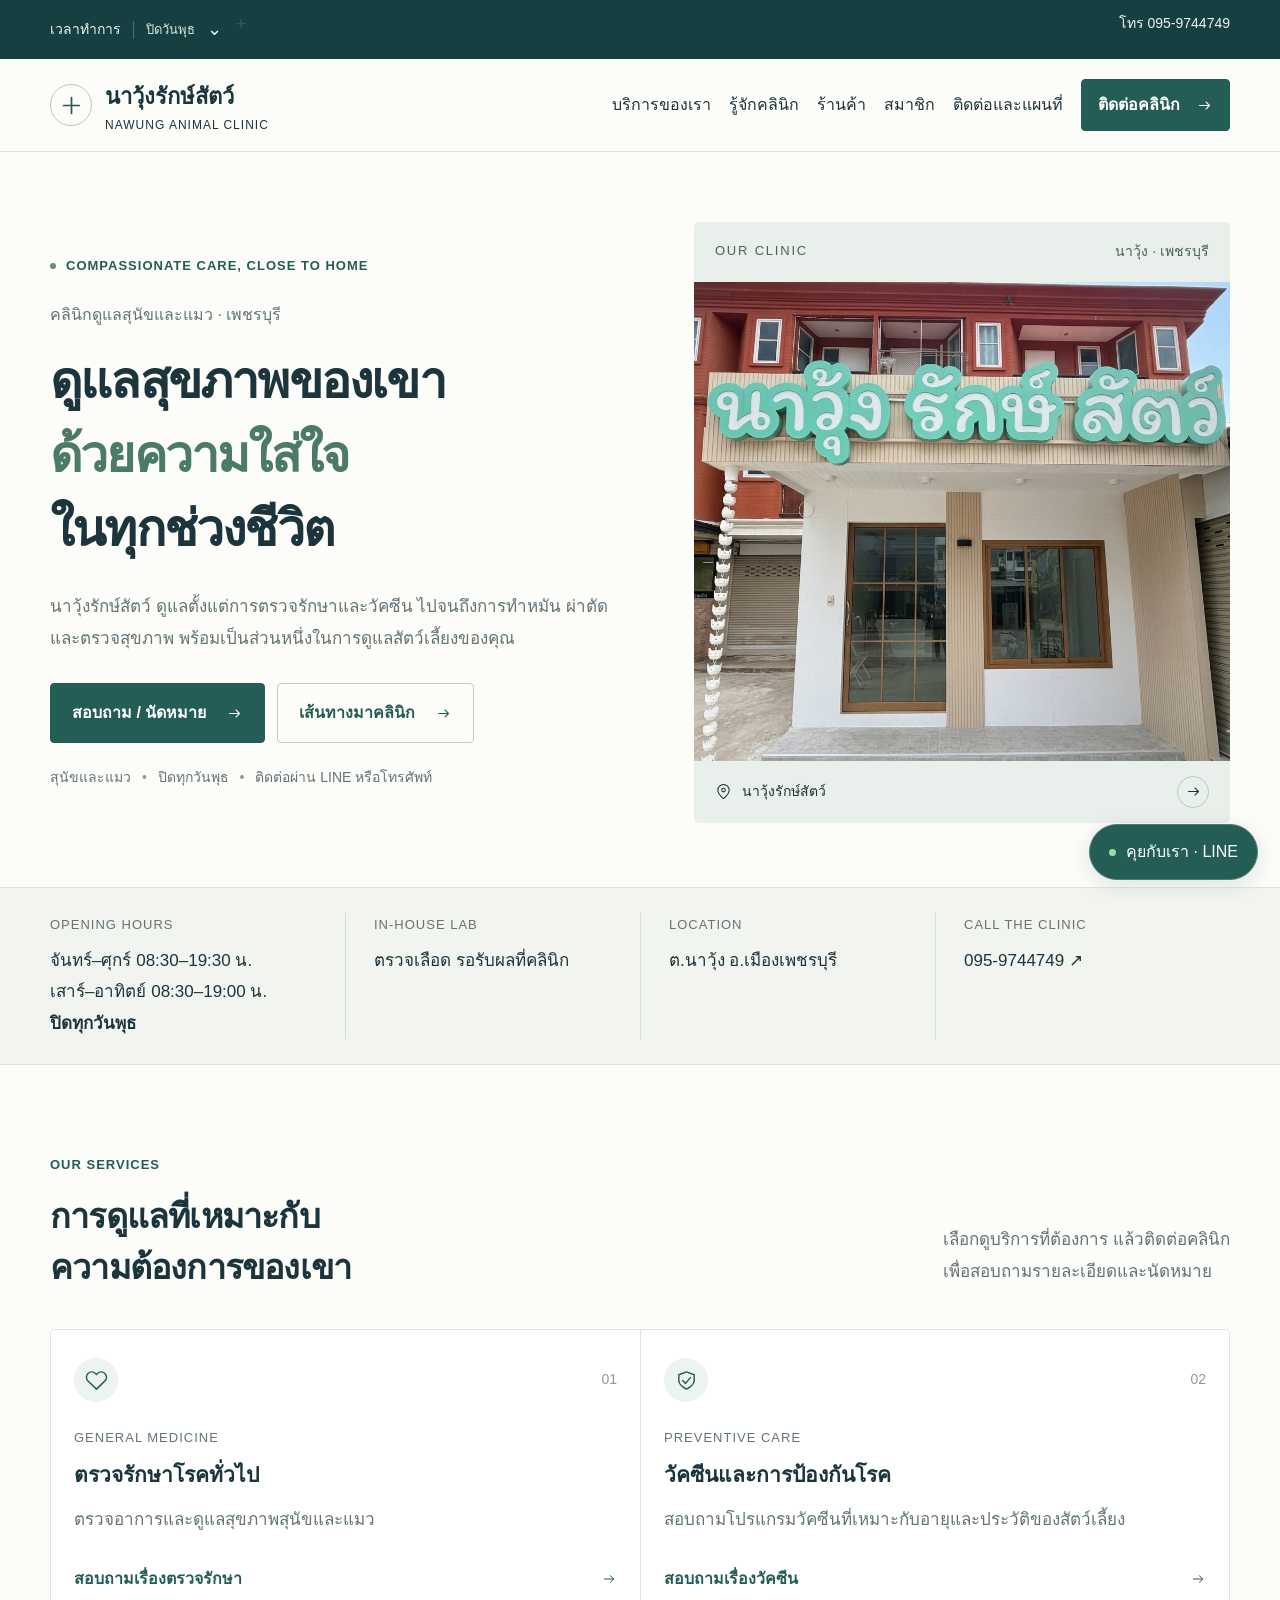
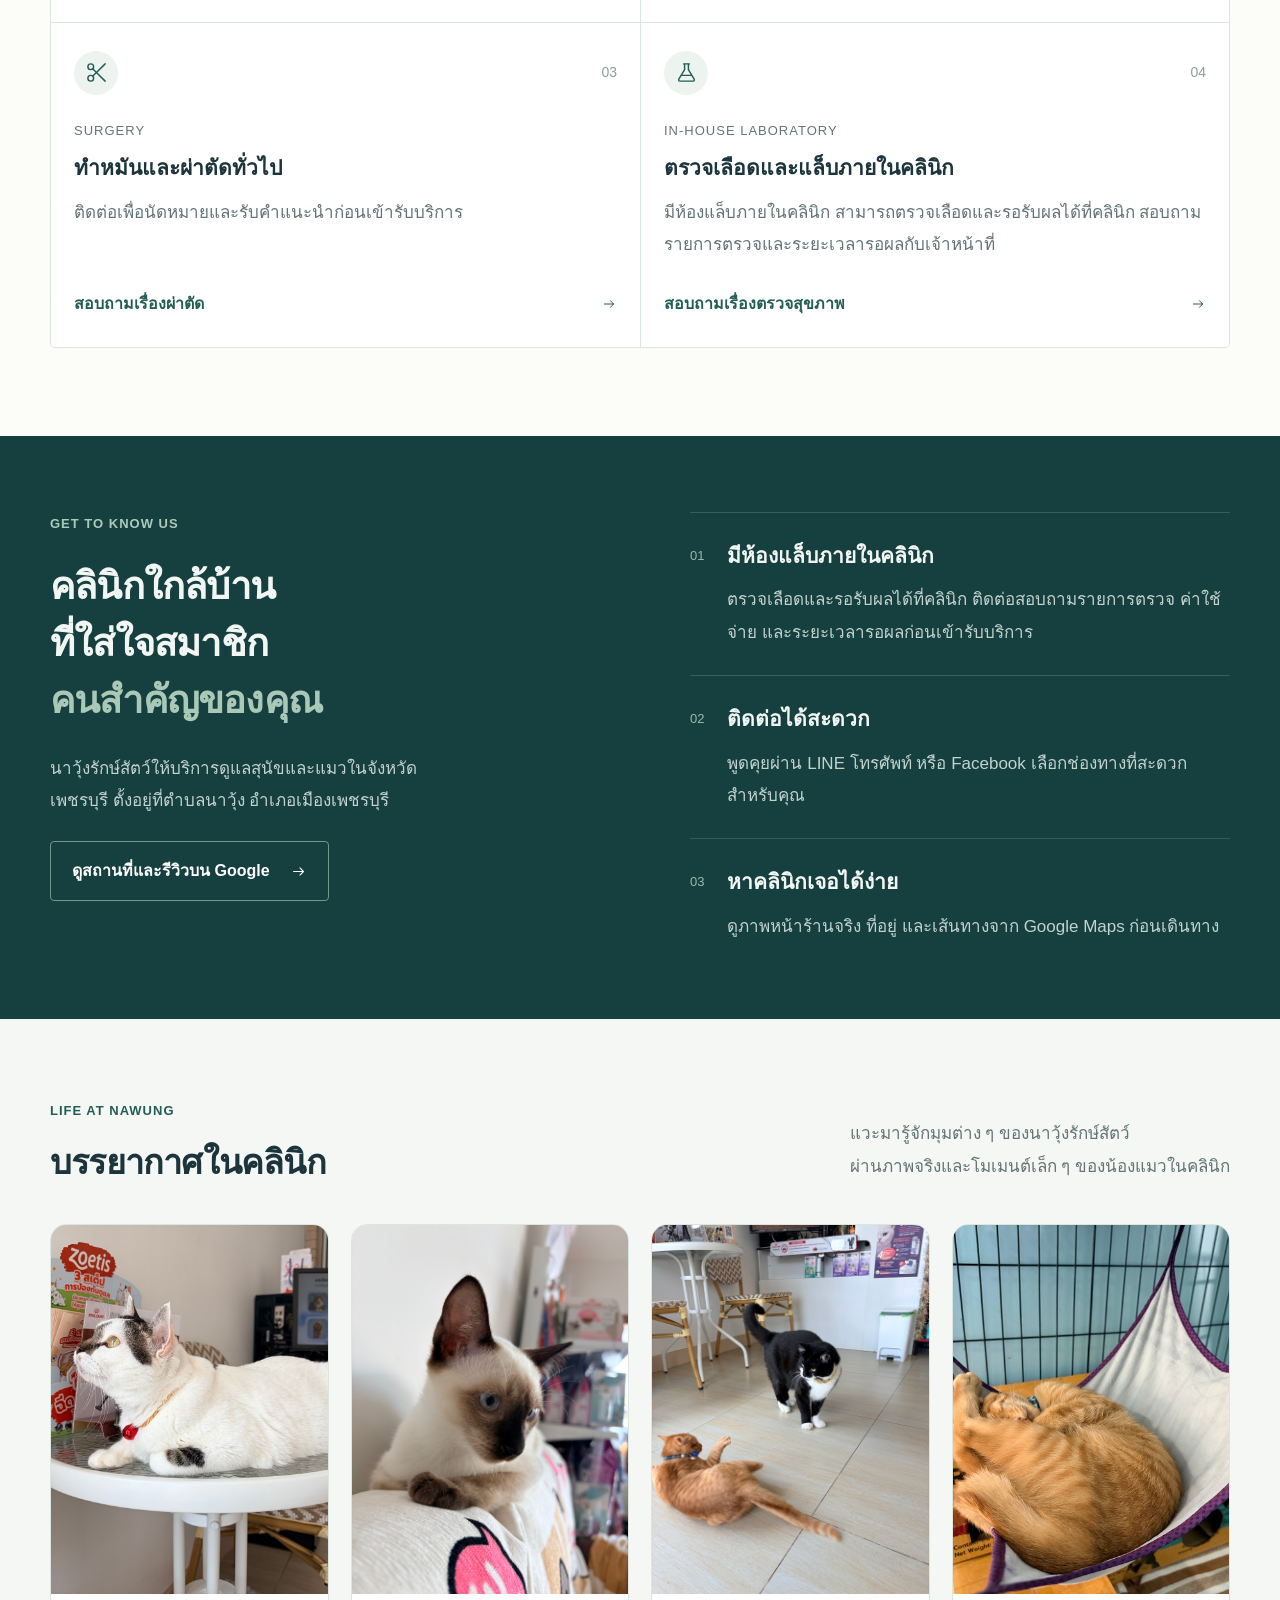
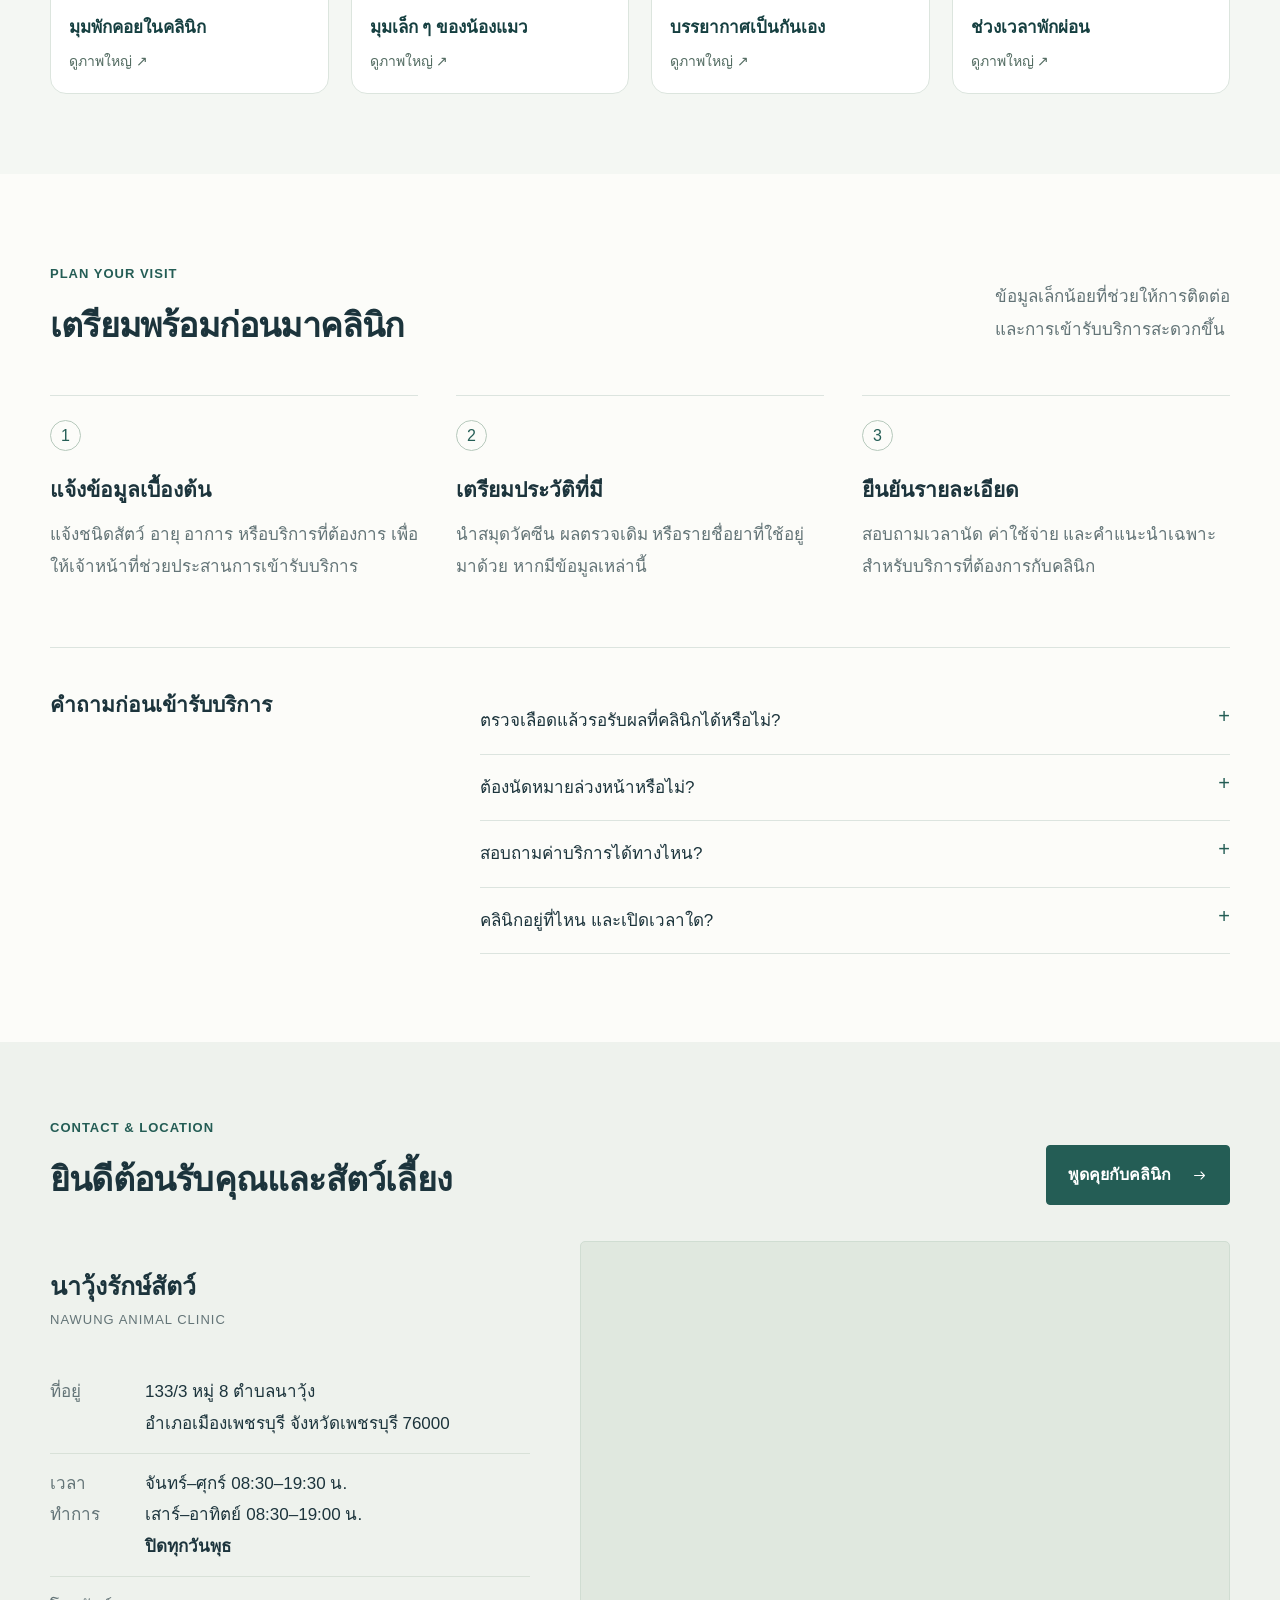
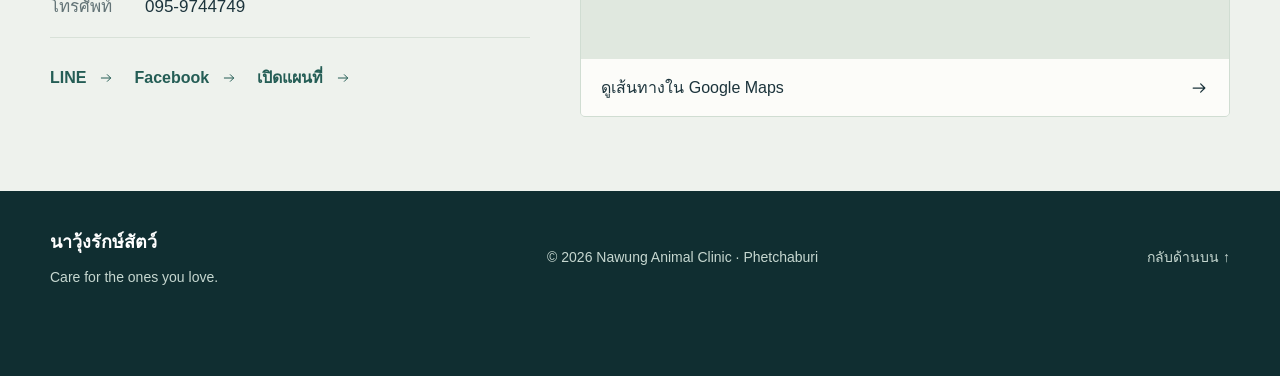
<file: index.html>
<!doctype html>
<html lang="th"><head><meta charset="utf-8"><meta name="viewport" content="width=device-width,initial-scale=1"><title>นาวุ้งรักษ์สัตว์ | Nawung Animal Clinic เพชรบุรี</title><meta name="description" content="คลินิกนาวุ้งรักษ์สัตว์ เพชรบุรี ดูแลสุนัขและแมว ตรวจรักษา วัคซีน ทำหมัน ผ่าตัด และตรวจเลือด จันทร์–ศุกร์ 08:30–19:30 น. เสาร์–อาทิตย์ 08:30–19:00 น. ปิดทุกวันพุธ โทร 095-9744749"><meta name="theme-color" content="#153f40"><link rel="stylesheet" href="style.css"></head>
<body><a class="skip" href="#main">ข้ามไปเนื้อหา</a>
<div class="clinic-topbar"><div class="container clinic-topbar-inner"><details class="hours-disclosure"><summary><span>เวลาทำการ</span><span class="closed-day">ปิดวันพุธ</span><span class="hours-chevron" aria-hidden="true">⌄</span></summary><div class="hours-panel"><p><span>จันทร์–ศุกร์ (เว้นพุธ)</span><strong>08:30–19:30 น.</strong></p><p><span>เสาร์–อาทิตย์</span><strong>08:30–19:00 น.</strong></p><p class="hours-closed">ปิดทุกวันพุธ</p></div></details><a class="topbar-phone" href="tel:0959744749" aria-label="โทรหาคลินิก 095-9744749">โทร 095-9744749</a></div></div>
<header><div class="container navigation"><a href="#home" class="brand" aria-label="นาวุ้งรักษ์สัตว์ หน้าแรก"><span class="brand-symbol"><svg viewBox="0 0 24 24" fill="none" stroke="currentColor" stroke-width="1.5" stroke-linecap="round" stroke-linejoin="round" aria-hidden="true"><path d="M12 5v14M5 12h14"/></svg></span><span>นาวุ้งรักษ์สัตว์<small>NAWUNG ANIMAL CLINIC</small></span></a><button class="menu-toggle" type="button" aria-expanded="false" aria-controls="main-nav">เมนู <span>☰</span></button><nav id="main-nav" aria-label="เมนูหลัก"><a href="#services">บริการของเรา</a><a href="#about">รู้จักคลินิก</a><a href="shop.html">ร้านค้า</a><a href="member.html">สมาชิก</a><a href="#contact">ติดต่อและแผนที่</a><a class="button small" href="https://line.me/ti/p/g6G8t3F7ki" target="_blank" rel="noopener noreferrer">ติดต่อคลินิก <svg viewBox="0 0 24 24" fill="none" stroke="currentColor" stroke-width="1.5" stroke-linecap="round" stroke-linejoin="round" aria-hidden="true"><path d="M5 12h14m-5-5 5 5-5 5"/></svg></a></nav></div></header>
<main id="main"><section class="hero container" id="home"><div class="hero-copy"><p class="eyebrow"><span></span> COMPASSIONATE CARE, CLOSE TO HOME</p><p class="hero-intro">คลินิกดูแลสุนัขและแมว · เพชรบุรี</p><h1>ดูแลสุขภาพของเขา<br><em>ด้วยความใส่ใจ</em><br>ในทุกช่วงชีวิต</h1><p class="hero-desc">นาวุ้งรักษ์สัตว์ ดูแลตั้งแต่การตรวจรักษาและวัคซีน<br class="desktop"> ไปจนถึงการทำหมัน ผ่าตัด และตรวจสุขภาพ<br class="desktop"> พร้อมเป็นส่วนหนึ่งในการดูแลสัตว์เลี้ยงของคุณ</p><div class="actions"><a class="button primary" href="https://line.me/ti/p/g6G8t3F7ki" target="_blank" rel="noopener noreferrer">สอบถาม / นัดหมาย <svg viewBox="0 0 24 24" fill="none" stroke="currentColor" stroke-width="1.5" stroke-linecap="round" stroke-linejoin="round" aria-hidden="true"><path d="M5 12h14m-5-5 5 5-5 5"/></svg></a><a class="button secondary" href="https://maps.app.goo.gl/twrs9hC4JKyYH91f9" target="_blank" rel="noopener noreferrer">เส้นทางมาคลินิก <svg viewBox="0 0 24 24" fill="none" stroke="currentColor" stroke-width="1.5" stroke-linecap="round" stroke-linejoin="round" aria-hidden="true"><path d="M5 12h14m-5-5 5 5-5 5"/></svg></a></div><p class="hero-note">สุนัขและแมว <span>•</span> ปิดทุกวันพุธ <span>•</span> ติดต่อผ่าน LINE หรือโทรศัพท์</p></div><div class="hero-visual"><div class="photo-label"><span>OUR CLINIC</span><span>นาวุ้ง · เพชรบุรี</span></div><img src="images/clinic-front.jpg" width="1003" height="896" alt="หน้าคลินิกนาวุ้งรักษ์สัตว์ ป้ายสีเขียวและทางเข้าคลินิก" fetchpriority="high"><div class="photo-footer"><span><svg viewBox="0 0 24 24" fill="none" stroke="currentColor" stroke-width="1.5" stroke-linecap="round" stroke-linejoin="round" aria-hidden="true"><path d="M20 10c0 6-8 12-8 12S4 16 4 10a8 8 0 0 1 16 0Z"/><circle cx="12" cy="10" r="2.5"/></svg> นาวุ้งรักษ์สัตว์</span><a href="https://maps.app.goo.gl/twrs9hC4JKyYH91f9" target="_blank" rel="noopener noreferrer" aria-label="เปิดแผนที่คลินิก"><svg viewBox="0 0 24 24" fill="none" stroke="currentColor" stroke-width="1.5" stroke-linecap="round" stroke-linejoin="round" aria-hidden="true"><path d="M5 12h14m-5-5 5 5-5 5"/></svg></a></div></div></section>
<div class="quick-info"><div class="container info-grid"><div><span class="micro">OPENING HOURS</span><strong>จันทร์–ศุกร์ 08:30–19:30 น.<br>เสาร์–อาทิตย์ 08:30–19:00 น.<br><b>ปิดทุกวันพุธ</b></strong></div><div><span class="micro">IN-HOUSE LAB</span><strong>ตรวจเลือด รอรับผลที่คลินิก</strong></div><div><span class="micro">LOCATION</span><strong>ต.นาวุ้ง อ.เมืองเพชรบุรี</strong></div><a href="tel:0959744749"><span class="micro">CALL THE CLINIC</span><strong>095-9744749 ↗</strong></a></div></div>
<section class="section container" id="services"><div class="section-heading"><div><p class="eyebrow">OUR SERVICES</p><h2>การดูแลที่เหมาะกับ<br>ความต้องการของเขา</h2></div><p>เลือกดูบริการที่ต้องการ แล้วติดต่อคลินิก<br>เพื่อสอบถามรายละเอียดและนัดหมาย</p></div><div class="services-grid"><article class="service"><div class="service-top"><span class="service-icon"><svg viewBox="0 0 24 24" fill="none" stroke="currentColor" stroke-width="1.5" stroke-linecap="round" stroke-linejoin="round" aria-hidden="true"><path d="M20.8 4.6a5.5 5.5 0 0 0-7.8 0L12 5.7l-1.1-1.1a5.5 5.5 0 0 0-7.8 7.8L12 21l8.8-8.6a5.5 5.5 0 0 0 0-7.8Z"/></svg></span><span class="service-no">01</span></div><p class="micro">GENERAL MEDICINE</p><h3>ตรวจรักษาโรคทั่วไป</h3><p>ตรวจอาการและดูแลสุขภาพสุนัขและแมว</p><a class="text-link" href="https://line.me/ti/p/g6G8t3F7ki" target="_blank" rel="noopener noreferrer">สอบถามเรื่องตรวจรักษา <svg viewBox="0 0 24 24" fill="none" stroke="currentColor" stroke-width="1.5" stroke-linecap="round" stroke-linejoin="round" aria-hidden="true"><path d="M5 12h14m-5-5 5 5-5 5"/></svg></a></article><article class="service"><div class="service-top"><span class="service-icon"><svg viewBox="0 0 24 24" fill="none" stroke="currentColor" stroke-width="1.5" stroke-linecap="round" stroke-linejoin="round" aria-hidden="true"><path d="m12 3 8 3v6c0 5-8 9-8 9s-8-4-8-9V6l8-3Z"/><path d="m8 12 3 3 5-6"/></svg></span><span class="service-no">02</span></div><p class="micro">PREVENTIVE CARE</p><h3>วัคซีนและการป้องกันโรค</h3><p>สอบถามโปรแกรมวัคซีนที่เหมาะกับอายุและประวัติของสัตว์เลี้ยง</p><a class="text-link" href="https://line.me/ti/p/g6G8t3F7ki" target="_blank" rel="noopener noreferrer">สอบถามเรื่องวัคซีน <svg viewBox="0 0 24 24" fill="none" stroke="currentColor" stroke-width="1.5" stroke-linecap="round" stroke-linejoin="round" aria-hidden="true"><path d="M5 12h14m-5-5 5 5-5 5"/></svg></a></article><article class="service"><div class="service-top"><span class="service-icon"><svg viewBox="0 0 24 24" fill="none" stroke="currentColor" stroke-width="1.5" stroke-linecap="round" stroke-linejoin="round" aria-hidden="true"><circle cx="6" cy="6" r="3"/><circle cx="6" cy="18" r="3"/><path d="m8 8 13 13M8 16 21 3"/></svg></span><span class="service-no">03</span></div><p class="micro">SURGERY</p><h3>ทำหมันและผ่าตัดทั่วไป</h3><p>ติดต่อเพื่อนัดหมายและรับคำแนะนำก่อนเข้ารับบริการ</p><a class="text-link" href="https://line.me/ti/p/g6G8t3F7ki" target="_blank" rel="noopener noreferrer">สอบถามเรื่องผ่าตัด <svg viewBox="0 0 24 24" fill="none" stroke="currentColor" stroke-width="1.5" stroke-linecap="round" stroke-linejoin="round" aria-hidden="true"><path d="M5 12h14m-5-5 5 5-5 5"/></svg></a></article><article class="service"><div class="service-top"><span class="service-icon"><svg viewBox="0 0 24 24" fill="none" stroke="currentColor" stroke-width="1.5" stroke-linecap="round" stroke-linejoin="round" aria-hidden="true"><path d="M9 3h6M10 3v6L4 19c-.5 1 0 2 1 2h14c1 0 1.5-1 1-2L14 9V3M7 15h10"/></svg></span><span class="service-no">04</span></div><p class="micro">IN-HOUSE LABORATORY</p><h3>ตรวจเลือดและแล็บภายในคลินิก</h3><p>มีห้องแล็บภายในคลินิก สามารถตรวจเลือดและรอรับผลได้ที่คลินิก สอบถามรายการตรวจและระยะเวลารอผลกับเจ้าหน้าที่</p><a class="text-link" href="https://line.me/ti/p/g6G8t3F7ki" target="_blank" rel="noopener noreferrer">สอบถามเรื่องตรวจสุขภาพ <svg viewBox="0 0 24 24" fill="none" stroke="currentColor" stroke-width="1.5" stroke-linecap="round" stroke-linejoin="round" aria-hidden="true"><path d="M5 12h14m-5-5 5 5-5 5"/></svg></a></article></div></section>
<section class="about" id="about"><div class="container about-grid"><div><p class="eyebrow">GET TO KNOW US</p><h2>คลินิกใกล้บ้าน<br>ที่ใส่ใจสมาชิก<br><em>คนสำคัญของคุณ</em></h2><p class="about-intro">นาวุ้งรักษ์สัตว์ให้บริการดูแลสุนัขและแมวในจังหวัดเพชรบุรี ตั้งอยู่ที่ตำบลนาวุ้ง อำเภอเมืองเพชรบุรี</p><a class="button light" href="https://maps.app.goo.gl/twrs9hC4JKyYH91f9" target="_blank" rel="noopener noreferrer">ดูสถานที่และรีวิวบน Google <svg viewBox="0 0 24 24" fill="none" stroke="currentColor" stroke-width="1.5" stroke-linecap="round" stroke-linejoin="round" aria-hidden="true"><path d="M5 12h14m-5-5 5 5-5 5"/></svg></a></div><div class="about-details"><article><span>01</span><div><h3>มีห้องแล็บภายในคลินิก</h3><p>ตรวจเลือดและรอรับผลได้ที่คลินิก ติดต่อสอบถามรายการตรวจ ค่าใช้จ่าย และระยะเวลารอผลก่อนเข้ารับบริการ</p></div></article><article><span>02</span><div><h3>ติดต่อได้สะดวก</h3><p>พูดคุยผ่าน LINE โทรศัพท์ หรือ Facebook เลือกช่องทางที่สะดวกสำหรับคุณ</p></div></article><article><span>03</span><div><h3>หาคลินิกเจอได้ง่าย</h3><p>ดูภาพหน้าร้านจริง ที่อยู่ และเส้นทางจาก Google Maps ก่อนเดินทาง</p></div></article></div></div></section>
<section id="atmosphere" class="atmosphere-section"><div class="container"><div class="section-heading"><div><p class="eyebrow">LIFE AT NAWUNG</p><h2>บรรยากาศในคลินิก</h2></div><p>แวะมารู้จักมุมต่าง ๆ ของนาวุ้งรักษ์สัตว์<br>ผ่านภาพจริงและโมเมนต์เล็ก ๆ ของน้องแมวในคลินิก</p></div><div class="atmosphere-grid"><figure class="atmosphere-card"><a href="images/lounge-cat.jpg" target="_blank" rel="noopener" aria-label="ดูภาพใหญ่: มุมพักคอยในคลินิก (เปิดแท็บใหม่)"><img src="images/lounge-cat.jpg" alt="แมวขาวลายดำบนโต๊ะบริเวณมุมพักคอย" loading="lazy" decoding="async"></a><figcaption>มุมพักคอยในคลินิก<span>ดูภาพใหญ่ ↗</span></figcaption></figure><figure class="atmosphere-card"><a href="images/siamese-cat.jpg" target="_blank" rel="noopener" aria-label="ดูภาพใหญ่: มุมเล็ก ๆ ของน้องแมว (เปิดแท็บใหม่)"><img src="images/siamese-cat.jpg" alt="แมววิเชียรมาศนั่งบนพนักโซฟาภายในคลินิก" loading="lazy" decoding="async"></a><figcaption>มุมเล็ก ๆ ของน้องแมว<span>ดูภาพใหญ่ ↗</span></figcaption></figure><figure class="atmosphere-card"><a href="images/clinic-cats.jpg" target="_blank" rel="noopener" aria-label="ดูภาพใหญ่: บรรยากาศเป็นกันเอง (เปิดแท็บใหม่)"><img src="images/clinic-cats.jpg" alt="แมวสองตัวบริเวณที่นั่งพักคอยในคลินิก" loading="lazy" decoding="async"></a><figcaption>บรรยากาศเป็นกันเอง<span>ดูภาพใหญ่ ↗</span></figcaption></figure><figure class="atmosphere-card"><a href="images/resting-cat.jpg" target="_blank" rel="noopener" aria-label="ดูภาพใหญ่: ช่วงเวลาพักผ่อน (เปิดแท็บใหม่)"><img src="images/resting-cat.jpg" alt="แมวสีส้มนอนขดตัวบนเปลผ้า" loading="lazy" decoding="async"></a><figcaption>ช่วงเวลาพักผ่อน<span>ดูภาพใหญ่ ↗</span></figcaption></figure></div></div></section><section class="section container" id="visit"><div class="section-heading"><div><p class="eyebrow">PLAN YOUR VISIT</p><h2>เตรียมพร้อมก่อนมาคลินิก</h2></div><p>ข้อมูลเล็กน้อยที่ช่วยให้การติดต่อ<br>และการเข้ารับบริการสะดวกขึ้น</p></div><div class="visit-grid"><article><span class="step">1</span><h3>แจ้งข้อมูลเบื้องต้น</h3><p>แจ้งชนิดสัตว์ อายุ อาการ หรือบริการที่ต้องการ เพื่อให้เจ้าหน้าที่ช่วยประสานการเข้ารับบริการ</p></article><article><span class="step">2</span><h3>เตรียมประวัติที่มี</h3><p>นำสมุดวัคซีน ผลตรวจเดิม หรือรายชื่อยาที่ใช้อยู่มาด้วย หากมีข้อมูลเหล่านี้</p></article><article><span class="step">3</span><h3>ยืนยันรายละเอียด</h3><p>สอบถามเวลานัด ค่าใช้จ่าย และคำแนะนำเฉพาะสำหรับบริการที่ต้องการกับคลินิก</p></article></div><div class="faq"><h3>คำถามก่อนเข้ารับบริการ</h3><div><details><summary>ตรวจเลือดแล้วรอรับผลที่คลินิกได้หรือไม่?</summary><p>ได้ คลินิกมีห้องแล็บภายในและสามารถตรวจเลือดพร้อมรอรับผลที่คลินิกได้ กรุณาสอบถามเจ้าหน้าที่เกี่ยวกับรายการตรวจและระยะเวลารอผล</p></details><details><summary>ต้องนัดหมายล่วงหน้าหรือไม่?</summary><p>แนะนำให้โทรหรือส่งข้อความสอบถามช่วงเวลาที่สะดวกก่อนเดินทาง โดยเฉพาะบริการทำหมันและผ่าตัด เพื่อให้คลินิกยืนยันคิวและแจ้งวิธีเตรียมตัว</p></details><details><summary>สอบถามค่าบริการได้ทางไหน?</summary><p>ติดต่อผ่าน LINE หรือโทร 095-9744749 พร้อมแจ้งบริการที่ต้องการ ค่าใช้จ่ายขึ้นอยู่กับการตรวจและการดูแลที่สัตว์เลี้ยงต้องได้รับ กรุณายืนยันกับคลินิกโดยตรง</p></details><details><summary>คลินิกอยู่ที่ไหน และเปิดเวลาใด?</summary><p>133/3 หมู่ 8 ตำบลนาวุ้ง อำเภอเมืองเพชรบุรี จังหวัดเพชรบุรี 76000 จันทร์–ศุกร์ 08:30–19:30 น. เสาร์–อาทิตย์ 08:30–19:00 น. ปิดทุกวันพุธ สามารถเปิดเส้นทางจากปุ่มแผนที่ด้านล่าง</p></details></div></div></section>
<section class="contact" id="contact"><div class="container"><div class="section-heading"><div><p class="eyebrow">CONTACT & LOCATION</p><h2>ยินดีต้อนรับคุณและสัตว์เลี้ยง</h2></div><a class="button primary" href="https://line.me/ti/p/g6G8t3F7ki" target="_blank" rel="noopener noreferrer">พูดคุยกับคลินิก <svg viewBox="0 0 24 24" fill="none" stroke="currentColor" stroke-width="1.5" stroke-linecap="round" stroke-linejoin="round" aria-hidden="true"><path d="M5 12h14m-5-5 5 5-5 5"/></svg></a></div><div class="contact-grid"><div class="contact-details"><h3>นาวุ้งรักษ์สัตว์</h3><p class="english-name">NAWUNG ANIMAL CLINIC</p><dl><div><dt>ที่อยู่</dt><dd>133/3 หมู่ 8 ตำบลนาวุ้ง<br>อำเภอเมืองเพชรบุรี จังหวัดเพชรบุรี 76000</dd></div><div><dt>เวลาทำการ</dt><dd>จันทร์–ศุกร์ 08:30–19:30 น.<br>เสาร์–อาทิตย์ 08:30–19:00 น.<br><b>ปิดทุกวันพุธ</b></dd></div><div><dt>โทรศัพท์</dt><dd><a href="tel:0959744749">095-9744749</a></dd></div></dl><div class="contact-links"><a class="text-link" href="https://line.me/ti/p/g6G8t3F7ki" target="_blank" rel="noopener noreferrer">LINE <svg viewBox="0 0 24 24" fill="none" stroke="currentColor" stroke-width="1.5" stroke-linecap="round" stroke-linejoin="round" aria-hidden="true"><path d="M5 12h14m-5-5 5 5-5 5"/></svg></a><a class="text-link" href="https://m.me/101859295456068" target="_blank" rel="noopener noreferrer">Facebook <svg viewBox="0 0 24 24" fill="none" stroke="currentColor" stroke-width="1.5" stroke-linecap="round" stroke-linejoin="round" aria-hidden="true"><path d="M5 12h14m-5-5 5 5-5 5"/></svg></a><a class="text-link" href="https://maps.app.goo.gl/twrs9hC4JKyYH91f9" target="_blank" rel="noopener noreferrer">เปิดแผนที่ <svg viewBox="0 0 24 24" fill="none" stroke="currentColor" stroke-width="1.5" stroke-linecap="round" stroke-linejoin="round" aria-hidden="true"><path d="M5 12h14m-5-5 5 5-5 5"/></svg></a></div></div><div class="map"><iframe title="แผนที่นาวุ้งรักษ์สัตว์ เพชรบุรี" src="https://www.google.com/maps?q=นาวุ้งรักษ์สัตว์&output=embed" loading="lazy" referrerpolicy="no-referrer-when-downgrade" allowfullscreen></iframe><a href="https://maps.app.goo.gl/twrs9hC4JKyYH91f9" target="_blank" rel="noopener noreferrer">ดูเส้นทางใน Google Maps <svg viewBox="0 0 24 24" fill="none" stroke="currentColor" stroke-width="1.5" stroke-linecap="round" stroke-linejoin="round" aria-hidden="true"><path d="M5 12h14m-5-5 5 5-5 5"/></svg></a></div></div></div></section></main>
<footer><div class="container footer-inner"><div><strong>นาวุ้งรักษ์สัตว์</strong><p>Care for the ones you love.</p></div><span>© 2026 Nawung Animal Clinic · Phetchaburi</span><a href="#home">กลับด้านบน ↑</a></div></footer>
<a href="https://line.me/ti/p/g6G8t3F7ki" class="floating-contact" target="_blank" rel="noopener noreferrer"><span class="chat-dot"></span> คุยกับเรา · LINE</a>
<script src="script.js" defer></script></body></html>
</file>
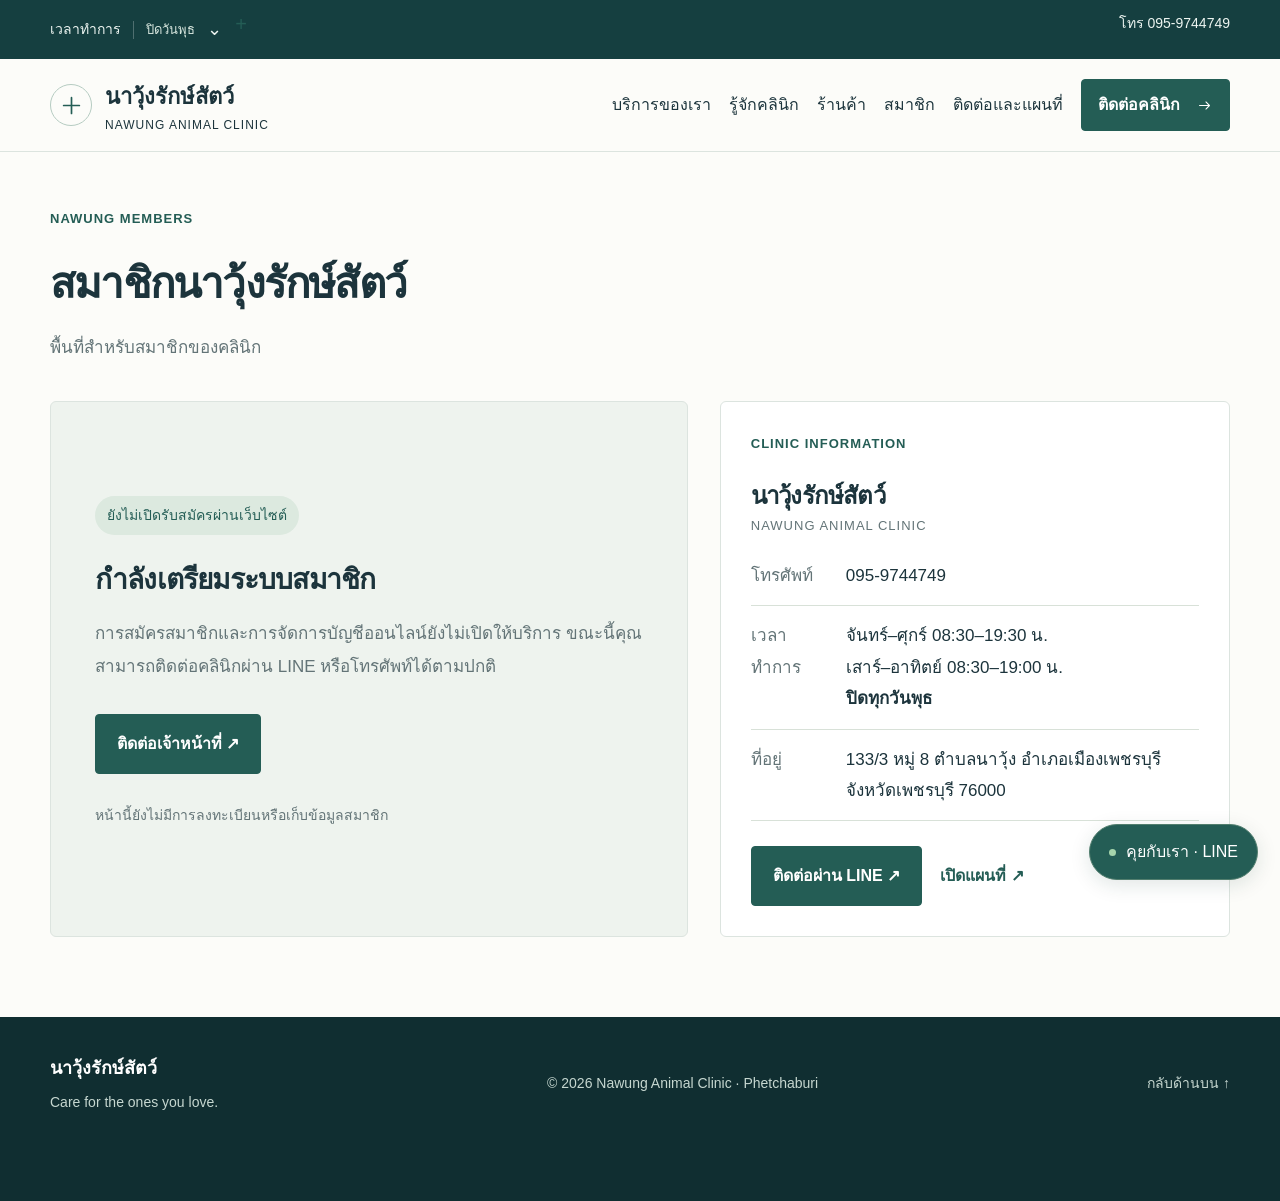
<file: member.html>
<!doctype html>
<html lang="th"><head><meta charset="utf-8"><meta name="viewport" content="width=device-width,initial-scale=1"><title>สมาชิก | นาวุ้งรักษ์สัตว์</title><meta name="description" content="คลินิกนาวุ้งรักษ์สัตว์ เพชรบุรี ดูแลสุนัขและแมว ตรวจรักษา วัคซีน ทำหมัน ผ่าตัด และตรวจเลือด จันทร์–ศุกร์ 08:30–19:30 น. เสาร์–อาทิตย์ 08:30–19:00 น. ปิดทุกวันพุธ โทร 095-9744749"><meta name="theme-color" content="#153f40"><link rel="stylesheet" href="style.css"></head>
<body><a class="skip" href="#main">ข้ามไปเนื้อหา</a>
<div class="clinic-topbar"><div class="container clinic-topbar-inner"><details class="hours-disclosure"><summary><span>เวลาทำการ</span><span class="closed-day">ปิดวันพุธ</span><span class="hours-chevron" aria-hidden="true">⌄</span></summary><div class="hours-panel"><p><span>จันทร์–ศุกร์ (เว้นพุธ)</span><strong>08:30–19:30 น.</strong></p><p><span>เสาร์–อาทิตย์</span><strong>08:30–19:00 น.</strong></p><p class="hours-closed">ปิดทุกวันพุธ</p></div></details><a class="topbar-phone" href="tel:0959744749" aria-label="โทรหาคลินิก 095-9744749">โทร 095-9744749</a></div></div>
<header><div class="container navigation"><a href="index.html#home" class="brand" aria-label="นาวุ้งรักษ์สัตว์ หน้าแรก"><span class="brand-symbol"><svg viewBox="0 0 24 24" fill="none" stroke="currentColor" stroke-width="1.5" stroke-linecap="round" stroke-linejoin="round" aria-hidden="true"><path d="M12 5v14M5 12h14"/></svg></span><span>นาวุ้งรักษ์สัตว์<small>NAWUNG ANIMAL CLINIC</small></span></a><button class="menu-toggle" type="button" aria-expanded="false" aria-controls="main-nav">เมนู <span>☰</span></button><nav id="main-nav" aria-label="เมนูหลัก"><a href="index.html#services">บริการของเรา</a><a href="index.html#about">รู้จักคลินิก</a><a href="shop.html">ร้านค้า</a><a href="member.html">สมาชิก</a><a href="index.html#contact">ติดต่อและแผนที่</a><a class="button small" href="https://line.me/ti/p/g6G8t3F7ki" target="_blank" rel="noopener noreferrer">ติดต่อคลินิก <svg viewBox="0 0 24 24" fill="none" stroke="currentColor" stroke-width="1.5" stroke-linecap="round" stroke-linejoin="round" aria-hidden="true"><path d="M5 12h14m-5-5 5 5-5 5"/></svg></a></nav></div></header>
<main id="main"><section class="container portal"><p class="eyebrow">NAWUNG MEMBERS</p><h1>สมาชิกนาวุ้งรักษ์สัตว์</h1><p class="portal-lead">พื้นที่สำหรับสมาชิกของคลินิก</p><div class="portal-grid"><div class="empty-state"><span class="status-tag">ยังไม่เปิดรับสมัครผ่านเว็บไซต์</span><h2>กำลังเตรียมระบบสมาชิก</h2><p>การสมัครสมาชิกและการจัดการบัญชีออนไลน์ยังไม่เปิดให้บริการ ขณะนี้คุณสามารถติดต่อคลินิกผ่าน LINE หรือโทรศัพท์ได้ตามปกติ</p><a href="https://line.me/ti/p/g6G8t3F7ki" class="button" target="_blank" rel="noopener noreferrer">ติดต่อเจ้าหน้าที่ ↗</a><p class="availability-note">หน้านี้ยังไม่มีการลงทะเบียนหรือเก็บข้อมูลสมาชิก</p></div><aside class="clinic-info"><p class="eyebrow">CLINIC INFORMATION</p><h2>นาวุ้งรักษ์สัตว์</h2><p class="micro">NAWUNG ANIMAL CLINIC</p><dl><div><dt>โทรศัพท์</dt><dd><a href="tel:0959744749">095-9744749</a></dd></div><div><dt>เวลาทำการ</dt><dd>จันทร์–ศุกร์ 08:30–19:30 น.<br>เสาร์–อาทิตย์ 08:30–19:00 น.<br><b>ปิดทุกวันพุธ</b></dd></div><div><dt>ที่อยู่</dt><dd>133/3 หมู่ 8 ตำบลนาวุ้ง อำเภอเมืองเพชรบุรี จังหวัดเพชรบุรี 76000</dd></div></dl><div class="actions"><a class="button" href="https://line.me/ti/p/g6G8t3F7ki" target="_blank" rel="noopener noreferrer">ติดต่อผ่าน LINE ↗</a><a class="text-link" href="https://maps.app.goo.gl/twrs9hC4JKyYH91f9" target="_blank" rel="noopener noreferrer">เปิดแผนที่ ↗</a></div></aside></div></section></main>
<footer><div class="container footer-inner"><div><strong>นาวุ้งรักษ์สัตว์</strong><p>Care for the ones you love.</p></div><span>© 2026 Nawung Animal Clinic · Phetchaburi</span><a href="index.html#home">กลับด้านบน ↑</a></div></footer>
<a href="https://line.me/ti/p/g6G8t3F7ki" class="floating-contact" target="_blank" rel="noopener noreferrer"><span class="chat-dot"></span> คุยกับเรา · LINE</a>
<script src="script.js" defer></script></body></html>
</file>
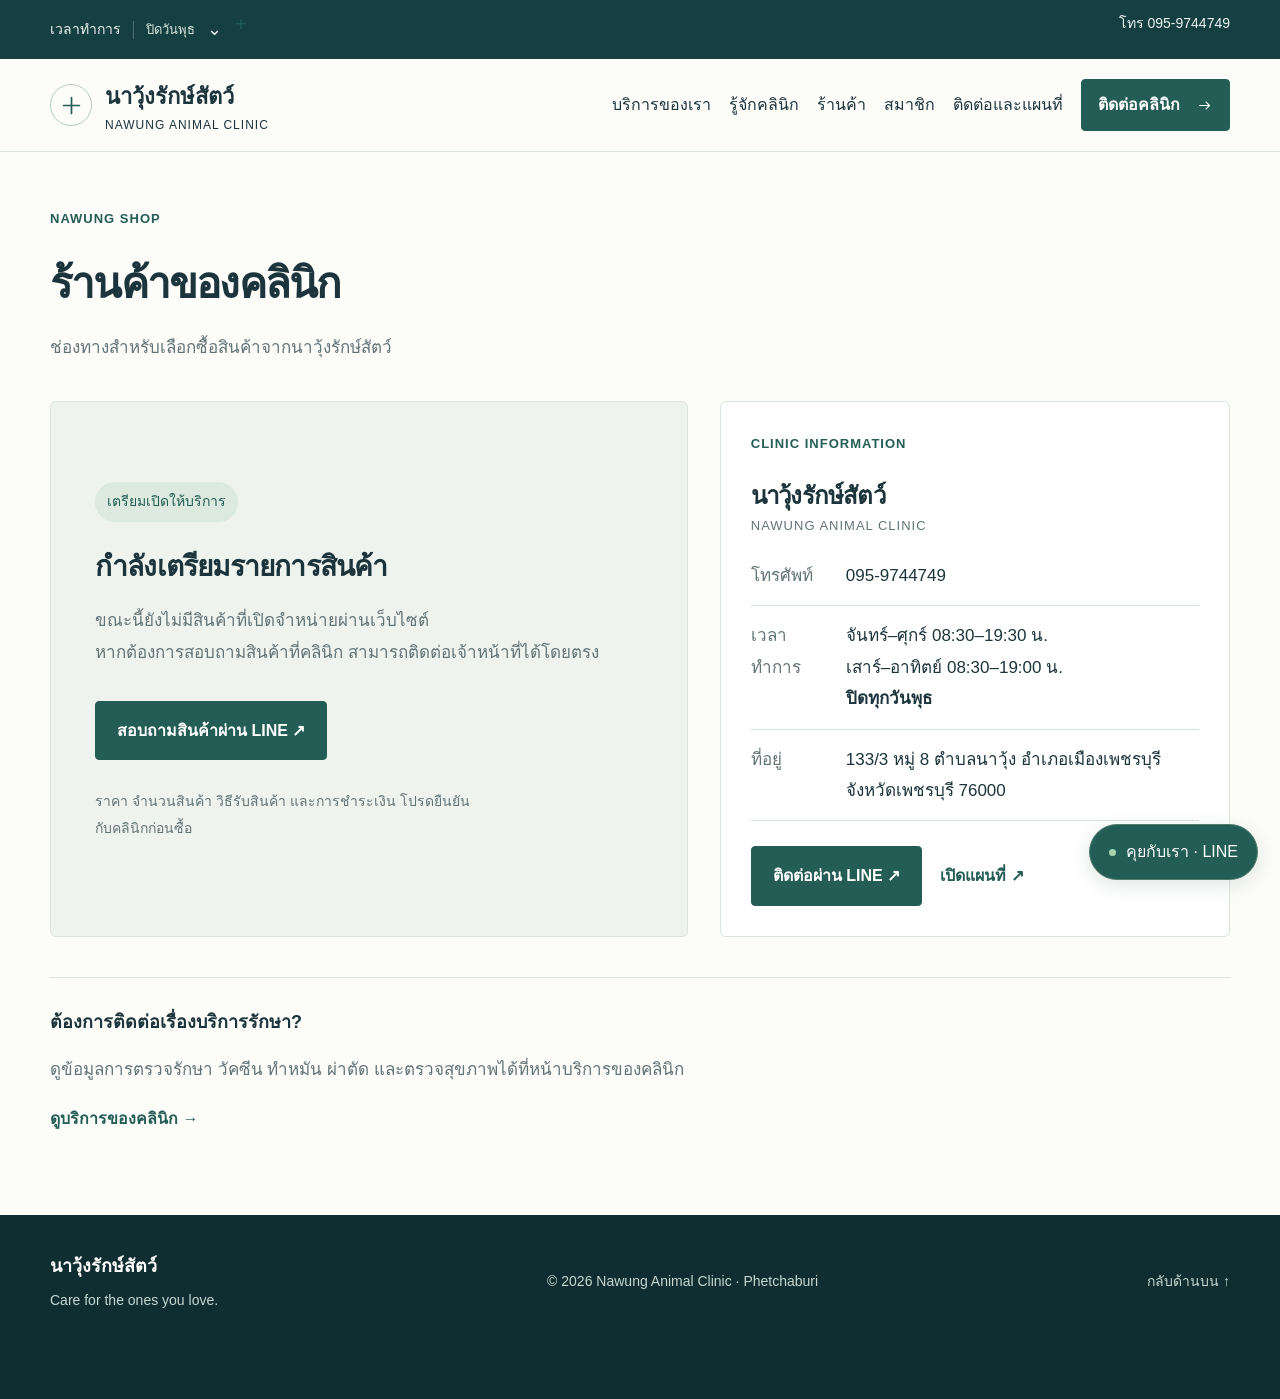
<file: shop.html>
<!doctype html>
<html lang="th"><head><meta charset="utf-8"><meta name="viewport" content="width=device-width,initial-scale=1"><title>ร้านค้า | นาวุ้งรักษ์สัตว์</title><meta name="description" content="คลินิกนาวุ้งรักษ์สัตว์ เพชรบุรี ดูแลสุนัขและแมว ตรวจรักษา วัคซีน ทำหมัน ผ่าตัด และตรวจเลือด จันทร์–ศุกร์ 08:30–19:30 น. เสาร์–อาทิตย์ 08:30–19:00 น. ปิดทุกวันพุธ โทร 095-9744749"><meta name="theme-color" content="#153f40"><link rel="stylesheet" href="style.css"></head>
<body><a class="skip" href="#main">ข้ามไปเนื้อหา</a>
<div class="clinic-topbar"><div class="container clinic-topbar-inner"><details class="hours-disclosure"><summary><span>เวลาทำการ</span><span class="closed-day">ปิดวันพุธ</span><span class="hours-chevron" aria-hidden="true">⌄</span></summary><div class="hours-panel"><p><span>จันทร์–ศุกร์ (เว้นพุธ)</span><strong>08:30–19:30 น.</strong></p><p><span>เสาร์–อาทิตย์</span><strong>08:30–19:00 น.</strong></p><p class="hours-closed">ปิดทุกวันพุธ</p></div></details><a class="topbar-phone" href="tel:0959744749" aria-label="โทรหาคลินิก 095-9744749">โทร 095-9744749</a></div></div>
<header><div class="container navigation"><a href="index.html#home" class="brand" aria-label="นาวุ้งรักษ์สัตว์ หน้าแรก"><span class="brand-symbol"><svg viewBox="0 0 24 24" fill="none" stroke="currentColor" stroke-width="1.5" stroke-linecap="round" stroke-linejoin="round" aria-hidden="true"><path d="M12 5v14M5 12h14"/></svg></span><span>นาวุ้งรักษ์สัตว์<small>NAWUNG ANIMAL CLINIC</small></span></a><button class="menu-toggle" type="button" aria-expanded="false" aria-controls="main-nav">เมนู <span>☰</span></button><nav id="main-nav" aria-label="เมนูหลัก"><a href="index.html#services">บริการของเรา</a><a href="index.html#about">รู้จักคลินิก</a><a href="shop.html">ร้านค้า</a><a href="member.html">สมาชิก</a><a href="index.html#contact">ติดต่อและแผนที่</a><a class="button small" href="https://line.me/ti/p/g6G8t3F7ki" target="_blank" rel="noopener noreferrer">ติดต่อคลินิก <svg viewBox="0 0 24 24" fill="none" stroke="currentColor" stroke-width="1.5" stroke-linecap="round" stroke-linejoin="round" aria-hidden="true"><path d="M5 12h14m-5-5 5 5-5 5"/></svg></a></nav></div></header>
<main id="main"><section class="container portal"><p class="eyebrow">NAWUNG SHOP</p><h1>ร้านค้าของคลินิก</h1><p class="portal-lead">ช่องทางสำหรับเลือกซื้อสินค้าจากนาวุ้งรักษ์สัตว์</p><div class="portal-grid"><div class="empty-state"><span class="status-tag">เตรียมเปิดให้บริการ</span><h2>กำลังเตรียมรายการสินค้า</h2><p>ขณะนี้ยังไม่มีสินค้าที่เปิดจำหน่ายผ่านเว็บไซต์<br>หากต้องการสอบถามสินค้าที่คลินิก สามารถติดต่อเจ้าหน้าที่ได้โดยตรง</p><a href="https://line.me/ti/p/g6G8t3F7ki" class="button" target="_blank" rel="noopener noreferrer">สอบถามสินค้าผ่าน LINE ↗</a><p class="availability-note">ราคา จำนวนสินค้า วิธีรับสินค้า และการชำระเงิน โปรดยืนยันกับคลินิกก่อนซื้อ</p></div><aside class="clinic-info"><p class="eyebrow">CLINIC INFORMATION</p><h2>นาวุ้งรักษ์สัตว์</h2><p class="micro">NAWUNG ANIMAL CLINIC</p><dl><div><dt>โทรศัพท์</dt><dd><a href="tel:0959744749">095-9744749</a></dd></div><div><dt>เวลาทำการ</dt><dd>จันทร์–ศุกร์ 08:30–19:30 น.<br>เสาร์–อาทิตย์ 08:30–19:00 น.<br><b>ปิดทุกวันพุธ</b></dd></div><div><dt>ที่อยู่</dt><dd>133/3 หมู่ 8 ตำบลนาวุ้ง อำเภอเมืองเพชรบุรี จังหวัดเพชรบุรี 76000</dd></div></dl><div class="actions"><a class="button" href="https://line.me/ti/p/g6G8t3F7ki" target="_blank" rel="noopener noreferrer">ติดต่อผ่าน LINE ↗</a><a class="text-link" href="https://maps.app.goo.gl/twrs9hC4JKyYH91f9" target="_blank" rel="noopener noreferrer">เปิดแผนที่ ↗</a></div></aside></div><div class="portal-bottom"><h3>ต้องการติดต่อเรื่องบริการรักษา?</h3><p>ดูข้อมูลการตรวจรักษา วัคซีน ทำหมัน ผ่าตัด และตรวจสุขภาพได้ที่หน้าบริการของคลินิก</p><a class="text-link" href="index.html#services">ดูบริการของคลินิก →</a></div></section></main>
<footer><div class="container footer-inner"><div><strong>นาวุ้งรักษ์สัตว์</strong><p>Care for the ones you love.</p></div><span>© 2026 Nawung Animal Clinic · Phetchaburi</span><a href="index.html#home">กลับด้านบน ↑</a></div></footer>
<a href="https://line.me/ti/p/g6G8t3F7ki" class="floating-contact" target="_blank" rel="noopener noreferrer"><span class="chat-dot"></span> คุยกับเรา · LINE</a>
<script src="script.js" defer></script></body></html>
</file>
<file: style.css>
:root{--ink:#1c343c;--green:#245d55;--mint:#deebe4;--paper:#fcfcf9;--muted:#637477;--line:#dce4df}*{box-sizing:border-box}html{scroll-behavior:smooth;scroll-padding-top:100px}body{margin:0;background:var(--paper);color:var(--ink);font-family:"Leelawadee UI",Tahoma,Arial,sans-serif;line-height:1.75}a{color:inherit;text-decoration:none}button{font:inherit}svg{width:20px;height:20px;flex:none}img{max-width:100%}.container{width:min(1180px,calc(100% - 80px));margin-inline:auto}.utility{background:#153f40;color:#e3eeeb;font-size:14px}.utility-inner{display:flex;justify-content:space-between;gap:16px;padding-block:9px}.utility-inner>span:first-child{font-size:13px;letter-spacing:1.8px}.utility b{font-weight:500;margin-left:8px}.utility a{margin-left:25px;border-left:1px solid #ffffff40;padding-left:25px}header{position:sticky;top:0;z-index:20;background:#fcfcf9f5;border-bottom:1px solid var(--line);backdrop-filter:blur(14px)}.navigation{display:flex;align-items:center;justify-content:space-between;min-height:92px;gap:24px}.brand{display:flex;align-items:center;gap:13px;font-size:22px;font-weight:700;white-space:nowrap}.brand small{display:block;font-size:13px;letter-spacing:2px;font-weight:500;line-height:1.3}.brand-symbol{display:grid;place-items:center;width:42px;height:42px;border:1px solid #b5cbc1;border-radius:50%;color:var(--green)}.brand-symbol svg{width:27px;height:27px}nav{display:flex;align-items:center;gap:26px}nav>a{font-size:16px}nav>a:hover{color:#558a75}.menu-toggle{display:none}.button{display:inline-flex;align-items:center;justify-content:center;gap:20px;padding:14px 21px;min-height:50px;border:1px solid var(--green);background:var(--green);color:white;font-size:16px;border-radius:4px;font-weight:600;transition:background .18s,transform .18s}.button:hover{background:#183f3c;transform:translateY(-2px)}.button.small{min-height:42px;font-size:16px;padding:10px 16px;gap:16px}.button svg{width:17px;height:17px}.button.secondary{background:transparent;color:var(--green);border-color:#becdc5}.button.secondary:hover{background:var(--mint)}.hero{display:grid;grid-template-columns:1.08fr 1fr;gap:65px;align-items:center;padding-block:70px 64px}.eyebrow{font-size:13px;letter-spacing:1.8px;font-weight:600;color:var(--green);margin:0 0 22px;display:flex;align-items:center;gap:10px}.eyebrow>span{width:6px;height:6px;background:#668e7a;border-radius:50%}.hero-intro{font-size:16px;color:var(--muted);margin:0 0 15px}h1{font-size:clamp(36px,3.9vw,52px);line-height:1.48;letter-spacing:-1.8px;font-weight:650;margin:0 0 24px}em{font-style:normal;color:#4b7b66}.hero-desc{font-size:16px;line-height:1.95;color:var(--muted);margin:0 0 28px}.actions{display:flex;gap:12px;flex-wrap:wrap}.hero-note{font-size:13px;color:var(--muted);margin:22px 0 0}.hero-note span{margin:0 7px;color:#7ba38d}.hero-visual{background:#e9efea;border-radius:5px;overflow:hidden;position:relative}.photo-label{display:flex;justify-content:space-between;padding:17px 21px;font-size:13px;color:#486452}.photo-label>span:first-child{font-size:13px;letter-spacing:1.8px}.hero-visual img{display:block;width:100%;height:auto}.photo-footer{display:flex;align-items:center;justify-content:space-between;background:#e9efea;padding:15px 21px;font-size:16px}.photo-footer>span{display:flex;align-items:center;gap:10px}.photo-footer a{display:grid;place-items:center;width:32px;height:32px;border:1px solid #b8cabe;border-radius:50%}.photo-footer svg{width:17px;height:17px}.quick-info{border-block:1px solid var(--line);background:#f1f4ef}.info-grid{display:grid;grid-template-columns:repeat(4,1fr);padding-block:25px}.info-grid>div,.info-grid>a{padding-left:28px;border-left:1px solid #d5dfd5}.info-grid>:first-child{padding-left:0;border:0}.micro{display:block;font-size:13px;letter-spacing:1.4px;color:var(--muted);margin:0 0 8px}.info-grid strong{font-size:16px;font-weight:500}.section{padding-block:88px}.section-heading{display:flex;align-items:flex-end;justify-content:space-between;gap:24px;margin-bottom:36px}.section-heading .eyebrow{margin-bottom:14px}h2{font-size:34px;letter-spacing:-.8px;line-height:1.5;font-weight:600;margin:0}h3{font-size:18px;font-weight:600;line-height:1.6;margin:0 0 12px}.section-heading>p{font-size:16px;line-height:1.9;color:var(--muted);margin:0 0 5px}.services-grid{display:grid;grid-template-columns:repeat(4,minmax(0,1fr));border:1px solid var(--line);border-radius:5px;overflow:hidden}.service{padding:28px 23px;display:flex;flex-direction:column;border-left:1px solid var(--line);background:#fff}.service:first-child{border:0}.service-top{display:flex;justify-content:space-between;align-items:center;margin-bottom:34px}.service-icon{width:44px;height:44px;background:#edf3ef;border-radius:50%;display:grid;place-items:center;color:var(--green)}.service-icon svg{width:23px;height:23px}.service-no{font-size:14px;color:#8d9b96}.service .micro{font-size:13px;letter-spacing:1.1px}.service h3{font-size:17px}.service>p:not(.micro){font-size:16px;color:var(--muted);line-height:1.9;margin:0 0 28px}.text-link{display:inline-flex;align-items:center;justify-content:space-between;gap:12px;font-size:14px;color:var(--green);font-weight:600;margin-top:auto}.text-link svg{width:16px;height:16px}.text-link:hover{text-decoration:underline}.about{background:#163f40;color:#f2f6f2;padding-block:76px}.about-grid{display:grid;grid-template-columns:1fr 1fr;gap:100px}.about .eyebrow{color:#adcbbb}.about h2{font-size:38px}.about em{color:#a9c9b6}.about-intro{max-width:400px;font-size:16px;color:#c2d3ce;margin:24px 0;line-height:1.95}.button.light{background:transparent;border-color:#72978c;font-size:16px}.button.light:hover{background:#2b5655}.about-details{align-self:center}.about-details article{display:flex;gap:23px;border-top:1px solid #ffffff25;padding:26px 0}.about-details article:last-child{padding-bottom:0}.about-details article>span{font-size:13px;color:#9cbaae;padding-top:5px}.about-details h3{font-size:19px}.about-details p{font-size:16px;color:#c2d3ce;margin:0;line-height:1.9}.visit-grid{display:grid;grid-template-columns:repeat(3,1fr);gap:38px;margin-top:44px}.visit-grid article{border-top:1px solid var(--line);padding-top:24px}.step{display:grid;place-items:center;width:31px;height:31px;border:1px solid #b6c9bc;border-radius:50%;font-size:16px;color:var(--green);margin-bottom:22px}.visit-grid p{font-size:16px;color:var(--muted);line-height:1.9;margin:0}.faq{display:grid;grid-template-columns:1fr 2fr;gap:55px;margin-top:64px;padding-top:40px;border-top:1px solid var(--line)}.faq>h3{font-size:21px}.faq details{border-bottom:1px solid var(--line)}summary{padding:17px 25px 17px 0;cursor:pointer;font-size:16px;list-style:none;position:relative}summary::-webkit-details-marker{display:none}summary:after{content:'+';position:absolute;right:0;color:var(--green);font-size:20px;top:10px}details[open] summary:after{content:'−'}.faq details p{font-size:16px;color:var(--muted);margin:0 0 20px;line-height:1.9}.contact{background:#eef2ed;padding-block:74px}.contact-grid{display:grid;grid-template-columns:.85fr 1.15fr;gap:50px}.contact-details{padding:25px 0}.contact-details h3{font-size:25px;margin-bottom:2px}.english-name{font-size:13px;letter-spacing:1.9px;color:var(--muted);margin:0 0 30px}dl{margin:0}dl>div{display:grid;grid-template-columns:80px 1fr;gap:15px;padding-block:14px;border-bottom:1px solid #d8e1d8;font-size:16px}dt{color:var(--muted)}dd{margin:0}.contact-links{display:flex;gap:28px;margin-top:25px}.contact-links a{font-size:16px}.map{border:1px solid #d0ddd2;border-radius:5px;overflow:hidden;background:#e0e8df;display:flex;flex-direction:column;min-height:350px}.map iframe{display:block;width:100%;height:100%;min-height:300px;flex:1;border:0}.map>a{display:flex;align-items:center;justify-content:space-between;padding:14px 20px;font-size:16px;background:#fcfcf9}footer{background:#102e31;color:#c6d7d0}.footer-inner{display:flex;align-items:center;justify-content:space-between;gap:30px;padding-block:35px 85px}.footer-inner strong{font-size:18px;color:white}.footer-inner p{font-size:14px;margin:5px 0 0}.footer-inner>span,.footer-inner>a{font-size:13px}.floating-contact{position:fixed;right:22px;bottom:20px;display:flex;align-items:center;gap:10px;background:#245d55;color:white;border:1px solid #527e6e;border-radius:40px;padding:12px 19px;font-size:16px;z-index:30;box-shadow:0 5px 20px #12392d20}.chat-dot{width:7px;height:7px;background:#a6d5ac;border-radius:50%}.skip{position:fixed;top:-100px;left:20px;background:white;padding:12px;z-index:50}.skip:focus{top:10px}:focus-visible{outline:3px solid #a97b3c;outline-offset:5px}a,button,summary{-webkit-tap-highlight-color:transparent}
@media(min-width:1500px){.hero{padding-block:85px}.container{width:min(1240px,calc(100% - 100px))}}
@media(max-width:1050px){.container{width:calc(100% - 48px)}nav{gap:17px}nav>a{font-size:14px}.brand{font-size:19px}.brand-symbol{width:36px;height:36px}.hero{gap:35px;padding-block:48px}h1{font-size:39px}.hero .eyebrow{font-size:13px;letter-spacing:1px}.button{font-size:16px;gap:12px;padding:12px 15px}.hero-note{font-size:13px}.services-grid{grid-template-columns:repeat(2,minmax(0,1fr))}.service:nth-child(3){border-left:0}.service:nth-child(n+3){border-top:1px solid var(--line)}.about-grid{gap:55px}.info-grid strong{font-size:16px}.info-grid>div,.info-grid>a{padding-left:18px}.info-grid>:first-child{padding-left:0}.micro{font-size:13px}}
@media(max-width:800px){.utility-inner>span:first-child{display:none}.utility-inner{justify-content:center}.utility a{padding-left:15px;margin-left:15px}.navigation{min-height:78px;flex-wrap:wrap;gap:0}.menu-toggle{display:flex;align-items:center;gap:13px;background:transparent;border:1px solid #cad7cd;border-radius:4px;padding:8px 12px;font-size:16px;color:var(--ink)}nav{width:100%;display:none;flex-direction:column;align-items:stretch;padding:8px 0 20px;gap:0}nav.open{display:flex}nav>a{padding:12px 0;font-size:16px}nav .button{margin-top:8px}.hero{grid-template-columns:1fr;gap:35px;padding-block:38px 42px}.hero-copy{max-width:550px}h1{font-size:44px}.hero-intro{font-size:16px}.hero .eyebrow{font-size:13px}.hero-visual{max-width:550px;width:100%;justify-self:center}.hero-desc{font-size:16px}.hero-note{font-size:13px}.info-grid{grid-template-columns:1fr 1fr;gap:22px 0}.info-grid>:nth-child(3){border:0;padding-left:0}.info-grid strong{font-size:16px}.section{padding-block:55px}.section-heading{align-items:flex-start;flex-direction:column;gap:18px}.section-heading>p br{display:none}h2{font-size:29px}.about{padding-block:50px}.about-grid{grid-template-columns:1fr;gap:35px}.about h2{font-size:34px}.about h2 br:nth-of-type(2){display:none}.about-intro{max-width:550px}.visit-grid{gap:22px}.visit-grid h3{font-size:16px}.visit-grid p{font-size:16px}.faq{grid-template-columns:1fr;gap:10px;margin-top:40px;padding-top:28px}.contact{padding-block:50px}.contact-grid{grid-template-columns:1fr;gap:24px}.contact-details{padding:0}.footer-inner{flex-wrap:wrap;gap:24px}.footer-inner>span{flex:1;min-width:170px}.footer-inner>a{margin-right:25px}}
@media(max-width:480px){.container{width:calc(100% - 40px)}.utility{font-size:13px}.brand{font-size:20px;gap:10px}.brand small{font-size:13px;letter-spacing:1.6px}.brand-symbol{width:33px;height:33px}.brand-symbol svg{width:22px;height:22px}.menu-toggle{padding:7px 9px}.hero{padding-top:32px}.hero .eyebrow{font-size:13px;letter-spacing:1px;margin-bottom:18px}h1{font-size:37px;letter-spacing:-1.1px}.hero-desc{font-size:16px}.desktop{display:none}.actions{display:grid;grid-template-columns:1fr 1fr;gap:9px}.actions .button{font-size:14px;padding:12px 10px;gap:8px}.hero-note{font-size:13px;line-height:1.9}.hero-note span{margin:0 4px}.photo-label{padding:12px 15px}.photo-footer{padding:10px 15px}.info-grid{gap:18px 0;padding-block:22px}.info-grid strong{font-size:14px}.info-grid .micro{font-size:13px}.services-grid{grid-template-columns:1fr}.service{padding:25px;border-left:0!important;border-top:1px solid var(--line)}.service-top{margin-bottom:23px}.service h3{font-size:19px}.service>p:not(.micro){font-size:16px;margin-bottom:20px}.service .text-link{font-size:16px}.service .micro{font-size:13px}.service-icon{width:42px;height:42px}h2{font-size:27px}.about h2{font-size:31px}.about-details h3{font-size:18px}.visit-grid{grid-template-columns:1fr;gap:25px;margin-top:30px}.visit-grid article{position:relative;padding:24px 0 0 50px}.step{position:absolute;left:0;top:24px}.visit-grid h3{font-size:17px}.visit-grid p{font-size:16px}.faq>h3{font-size:20px}summary{font-size:16px}.contact-links{gap:22px}dl>div{grid-template-columns:68px 1fr;font-size:16px;gap:10px}.footer-inner{align-items:flex-start;flex-direction:column;gap:18px}.footer-inner>span{font-size:13px}.floating-contact{font-size:14px;bottom:14px;right:14px;padding:11px 16px}}
@media(prefers-reduced-motion:reduce){html{scroll-behavior:auto}*{transition:none!important}}

.portal{padding-block:55px 80px}.portal h1{font-size:42px;margin-bottom:12px}.portal-lead{color:var(--muted);margin-bottom:36px;font-size:17px}.portal-grid{display:grid;grid-template-columns:1.25fr 1fr;gap:32px}.empty-state{background:#eef3ee;border:1px solid var(--line);border-radius:6px;padding:44px;display:flex;flex-direction:column;align-items:flex-start;justify-content:center}.status-tag{font-size:14px;color:var(--green);background:#dce9df;padding:7px 12px;border-radius:20px;margin-bottom:24px}.empty-state h2{font-size:28px}.empty-state p{font-size:16px;color:var(--muted);line-height:1.95}.empty-state .button{margin:14px 0}.empty-state .availability-note{font-size:14px;max-width:380px}.clinic-info{padding:30px;border:1px solid var(--line);border-radius:6px;background:white}.clinic-info h2{font-size:24px}.clinic-info .actions{margin-top:25px;gap:18px}.clinic-info .text-link{margin-top:0}.portal-bottom{border-top:1px solid var(--line);margin-top:40px;padding-top:30px}.portal-bottom p{font-size:16px;color:var(--muted)}nav{gap:18px}@media(max-width:1000px){.portal-grid{gap:20px}.empty-state{padding:28px}.clinic-info{padding:24px}nav{gap:12px}}@media(max-width:800px){.portal-grid{grid-template-columns:1fr}.portal{padding-block:36px 55px}.portal h1{font-size:32px}.empty-state h2{font-size:25px}.portal-lead{font-size:16px}.empty-state{padding:28px 22px}nav{gap:0}}

/* Reading size and flexible layout for larger text. */
body{font-size:17px;line-height:1.85}.hero-desc,.section-heading>p,.service>p:not(.micro),.about-intro,.about-details p,.visit-grid p,.faq details p,.portal-lead,.empty-state p,.portal-bottom p{font-size:17px;line-height:1.9}.service h3,.visit-grid h3,.about-details h3{font-size:21px}.info-grid strong,summary,dl>div{font-size:17px}.text-link,.service .text-link,.contact-links a,.map>a,.floating-contact{font-size:16px}.button,.button.small,.button.light,.actions .button{font-size:16px;min-height:48px}.hero-note,.status-tag,.empty-state .availability-note,.photo-label,.photo-footer,.footer-inner p,.footer-inner>span,.footer-inner>a{font-size:14px}.eyebrow,.hero .eyebrow,.micro,.service .micro,.info-grid .micro,.english-name{font-size:13px;letter-spacing:1px}.brand small{font-size:12px;letter-spacing:1px}.utility{font-size:14px}.utility-inner>span:first-child{font-size:12px}nav>a{font-size:16px;white-space:nowrap}.utility-inner,.contact-links{flex-wrap:wrap}.service,.hero-copy,.clinic-info,.info-grid>*{min-width:0}.service h3{overflow-wrap:anywhere}.services-grid{grid-template-columns:repeat(2,minmax(0,1fr))}.service:nth-child(3){border-left:0}.service:nth-child(n+3){border-top:1px solid var(--line)}.service-top{margin-bottom:24px}.hero-desc .desktop{display:none}.info-grid{gap:16px 0}.contact-links{gap:20px}.brand{white-space:normal}.utility-inner>span{display:flex;flex-wrap:wrap;align-items:center;gap:4px}.utility b{margin-left:4px}
@media(min-width:801px) and (max-width:1150px){.navigation{flex-wrap:wrap;justify-content:center;gap:12px;padding-block:14px}nav{justify-content:center;flex-wrap:wrap;width:100%;gap:20px}html{scroll-padding-top:170px}}
@media(max-width:800px){nav>a,.menu-toggle{font-size:16px}.hero-note{font-size:14px}.info-grid strong{font-size:16px}.hero .eyebrow{font-size:12px}.utility-inner{padding-block:9px}.brand small{font-size:11px}.navigation{gap:10px}.contact-links a{font-size:16px}}
@media(max-width:540px){.actions{display:flex;flex-direction:column;align-items:stretch}.actions .button{width:100%;font-size:16px}.services-grid{grid-template-columns:1fr}.service{border-left:0}.service+.service{border-top:1px solid var(--line)}.utility a{margin-left:8px;padding-left:8px}.utility{font-size:13px}.utility b{font-size:13px}.brand{font-size:20px}.brand-symbol{display:none}.brand small{font-size:10px}.menu-toggle{font-size:16px}.info-grid{grid-template-columns:1fr;gap:14px}.info-grid>div,.info-grid>a{border-left:0;padding:0 0 14px;border-bottom:1px solid var(--line)}.info-grid>:last-child{border-bottom:0;padding-bottom:0}.info-grid strong{font-size:17px}.info-grid .micro{font-size:13px}dl>div{grid-template-columns:1fr;gap:4px;font-size:17px}.photo-label{gap:10px;flex-wrap:wrap}.hero h1{font-size:36px}.floating-contact{font-size:15px}.empty-state,.clinic-info{padding:24px 20px}.section-heading>p{font-size:17px}}

/* Real clinic photographs */
.atmosphere-section{padding:80px 0;background:#f4f7f3;scroll-margin-top:100px}.atmosphere-grid{display:grid;grid-template-columns:repeat(4,minmax(0,1fr));gap:22px}.atmosphere-card{margin:0;min-width:0;background:white;border:1px solid #dce5de;border-radius:16px;overflow:hidden}.atmosphere-card a{display:block;overflow:hidden}.atmosphere-card img{display:block;width:100%;aspect-ratio:3/4;object-fit:cover}.atmosphere-card:first-child img{object-position:45% center}.atmosphere-card figcaption{padding:18px;font-size:17px;font-weight:600;color:#153f40}.atmosphere-card figcaption span{display:block;margin-top:6px;font-size:14px;font-weight:400;color:#526b61}.atmosphere-card a:focus-visible{outline:3px solid #153f40;outline-offset:-4px}@media(max-width:900px){.atmosphere-grid{grid-template-columns:repeat(2,minmax(0,1fr))}}@media(max-width:540px){.atmosphere-section{padding:54px 0}.atmosphere-grid{gap:14px}.atmosphere-card figcaption{padding:12px;font-size:16px}.atmosphere-card figcaption span{font-size:13px}}

/* Compact hours disclosure, separate telephone action */
.clinic-topbar{background:#153f40;color:#edf5f1;position:relative;z-index:110;font-size:14px}.clinic-topbar-inner{display:flex;align-items:flex-start;justify-content:space-between;gap:16px;padding-block:0}.hours-disclosure{position:relative;min-width:0}.hours-disclosure summary{display:flex;align-items:center;gap:12px;min-height:48px;cursor:pointer;list-style:none;font-size:14px;line-height:1.4}.hours-disclosure summary::-webkit-details-marker{display:none}.closed-day{font-size:13px;color:#d8e7df;border-left:1px solid #ffffff40;padding-left:12px}.hours-chevron{font-size:18px;transition:transform .15s}.hours-disclosure[open] .hours-chevron{transform:rotate(180deg)}.topbar-phone{display:flex;align-items:center;min-height:48px;white-space:nowrap;font-size:14px;text-decoration:none}.hours-panel{position:absolute;top:100%;left:0;width:360px;max-width:calc(100vw - 40px);padding:18px 20px;background:#fff;color:#153f40;border:1px solid #dce5de;border-radius:0 0 12px 12px;box-shadow:0 12px 28px #153f4020}.hours-panel p{display:flex;justify-content:space-between;gap:14px;margin:0 0 10px;font-size:15px;line-height:1.6}.hours-panel strong{font-weight:600;white-space:nowrap}.hours-panel .hours-closed{margin:12px 0 0;padding-top:12px;border-top:1px solid #dce5de;font-size:14px}.hours-disclosure summary:focus-visible,.topbar-phone:focus-visible{outline:2px solid #fff;outline-offset:-3px}@media(max-width:540px){.clinic-topbar-inner{gap:8px}.hours-disclosure summary{gap:8px}.closed-day{padding-left:8px;font-size:12px}.topbar-phone{font-size:13px}.hours-panel{padding:16px;width:330px}.hours-panel p{font-size:14px;gap:8px}}@media(prefers-reduced-motion:reduce){.hours-chevron{transition:none}}
</file>
